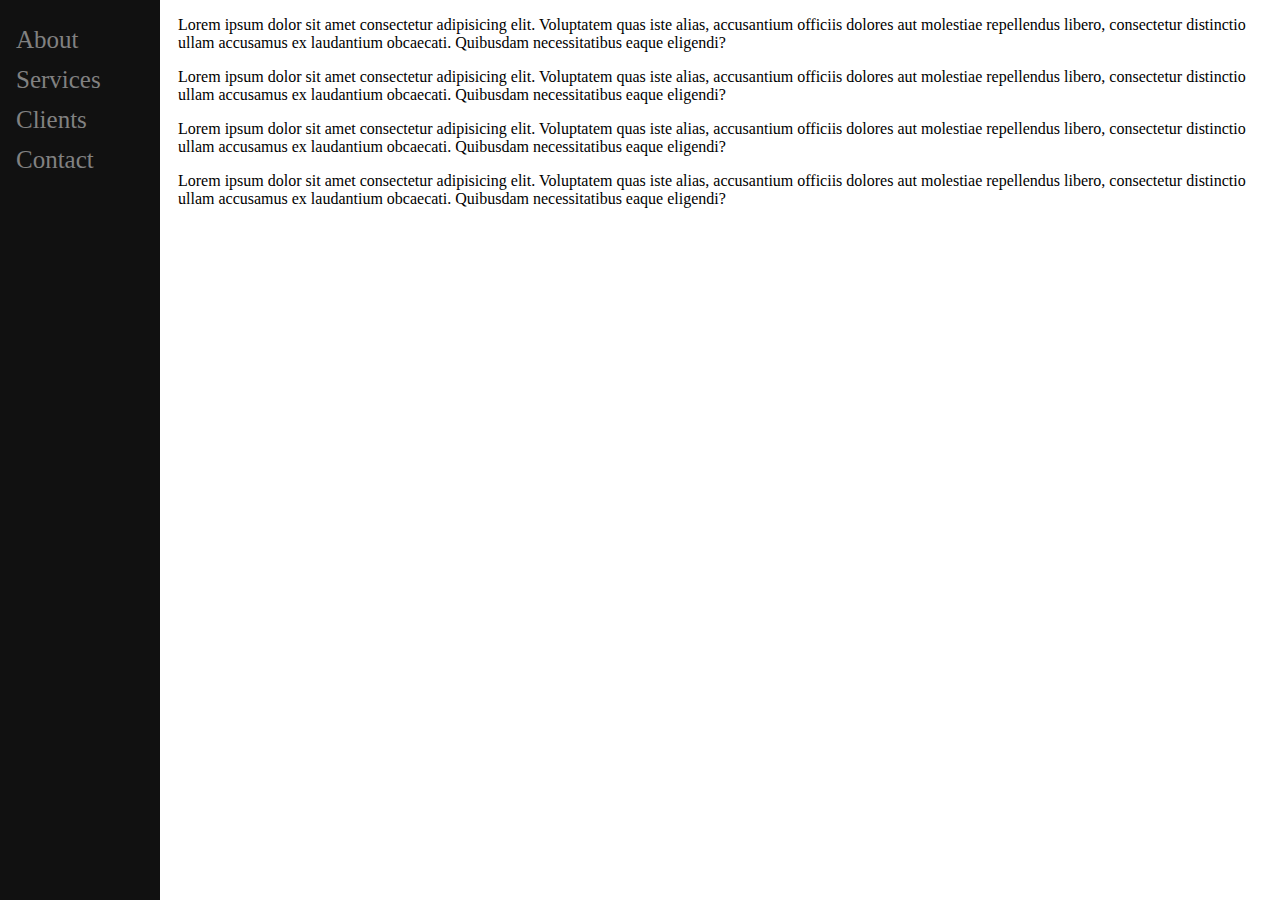
<file: Assignmen/index.html>
<!DOCTYPE html>
<html lang="en">
  <head>
    <meta charset="UTF-8" />
    <meta name="viewport" content="width=device-width, initial-scale=1.0" />
    <title>How TO - Fixed Sidebar</title>
    <link rel="stylesheet" href="./style.css" />
  </head>
  <body>
    <div class="sidenav">
      <a href="#">About</a>
      <a href="#">Services</a>
      <a href="#">Clients</a>
      <a href="#">Contact</a>
    </div>
    <div class="main">
      <p>
        Lorem ipsum dolor sit amet consectetur adipisicing elit. Voluptatem quas
        iste alias, accusantium officiis dolores aut molestiae repellendus
        libero, consectetur distinctio ullam accusamus ex laudantium obcaecati.
        Quibusdam necessitatibus eaque eligendi?
      </p>
      <p>
        Lorem ipsum dolor sit amet consectetur adipisicing elit. Voluptatem quas
        iste alias, accusantium officiis dolores aut molestiae repellendus
        libero, consectetur distinctio ullam accusamus ex laudantium obcaecati.
        Quibusdam necessitatibus eaque eligendi?
      </p>
      <p>
        Lorem ipsum dolor sit amet consectetur adipisicing elit. Voluptatem quas
        iste alias, accusantium officiis dolores aut molestiae repellendus
        libero, consectetur distinctio ullam accusamus ex laudantium obcaecati.
        Quibusdam necessitatibus eaque eligendi?
      </p>
      <p>
        Lorem ipsum dolor sit amet consectetur adipisicing elit. Voluptatem quas
        iste alias, accusantium officiis dolores aut molestiae repellendus
        libero, consectetur distinctio ullam accusamus ex laudantium obcaecati.
        Quibusdam necessitatibus eaque eligendi?
      </p>
    </div>
  </body>
</html>
</file>
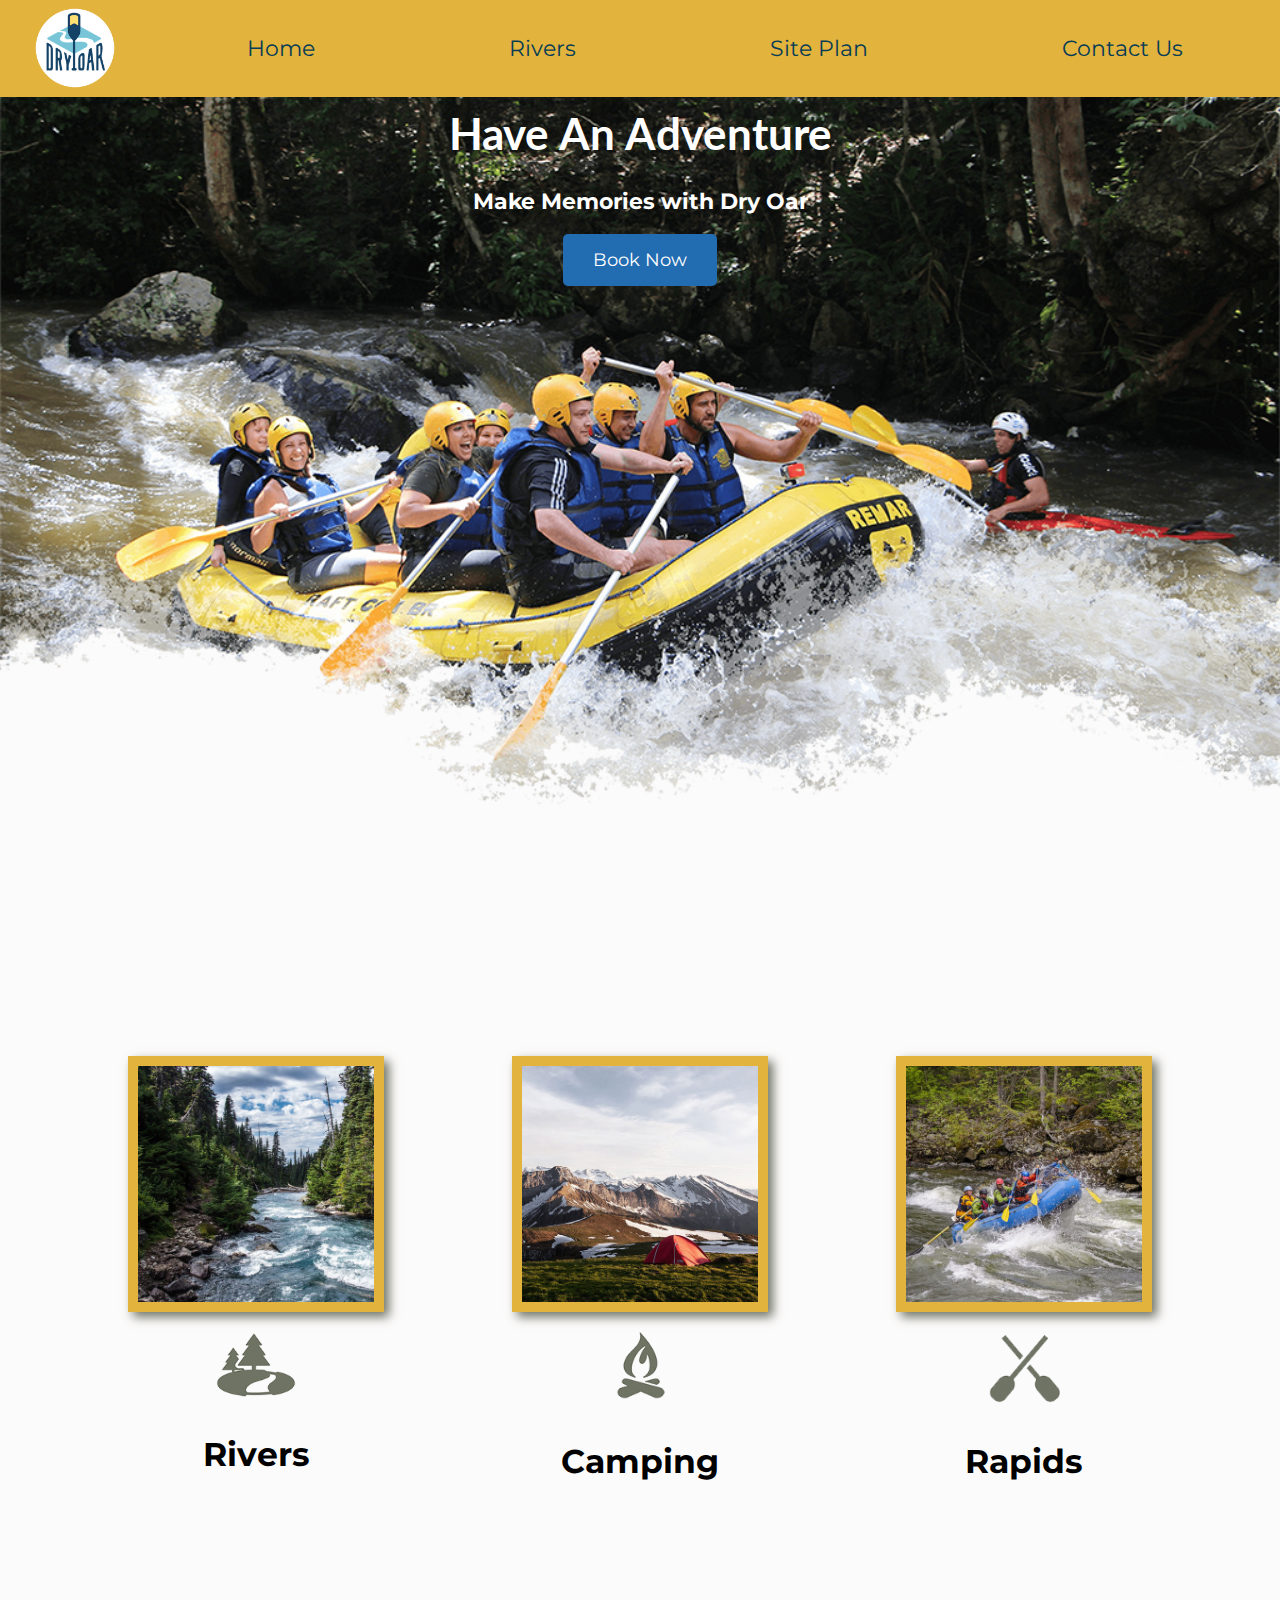
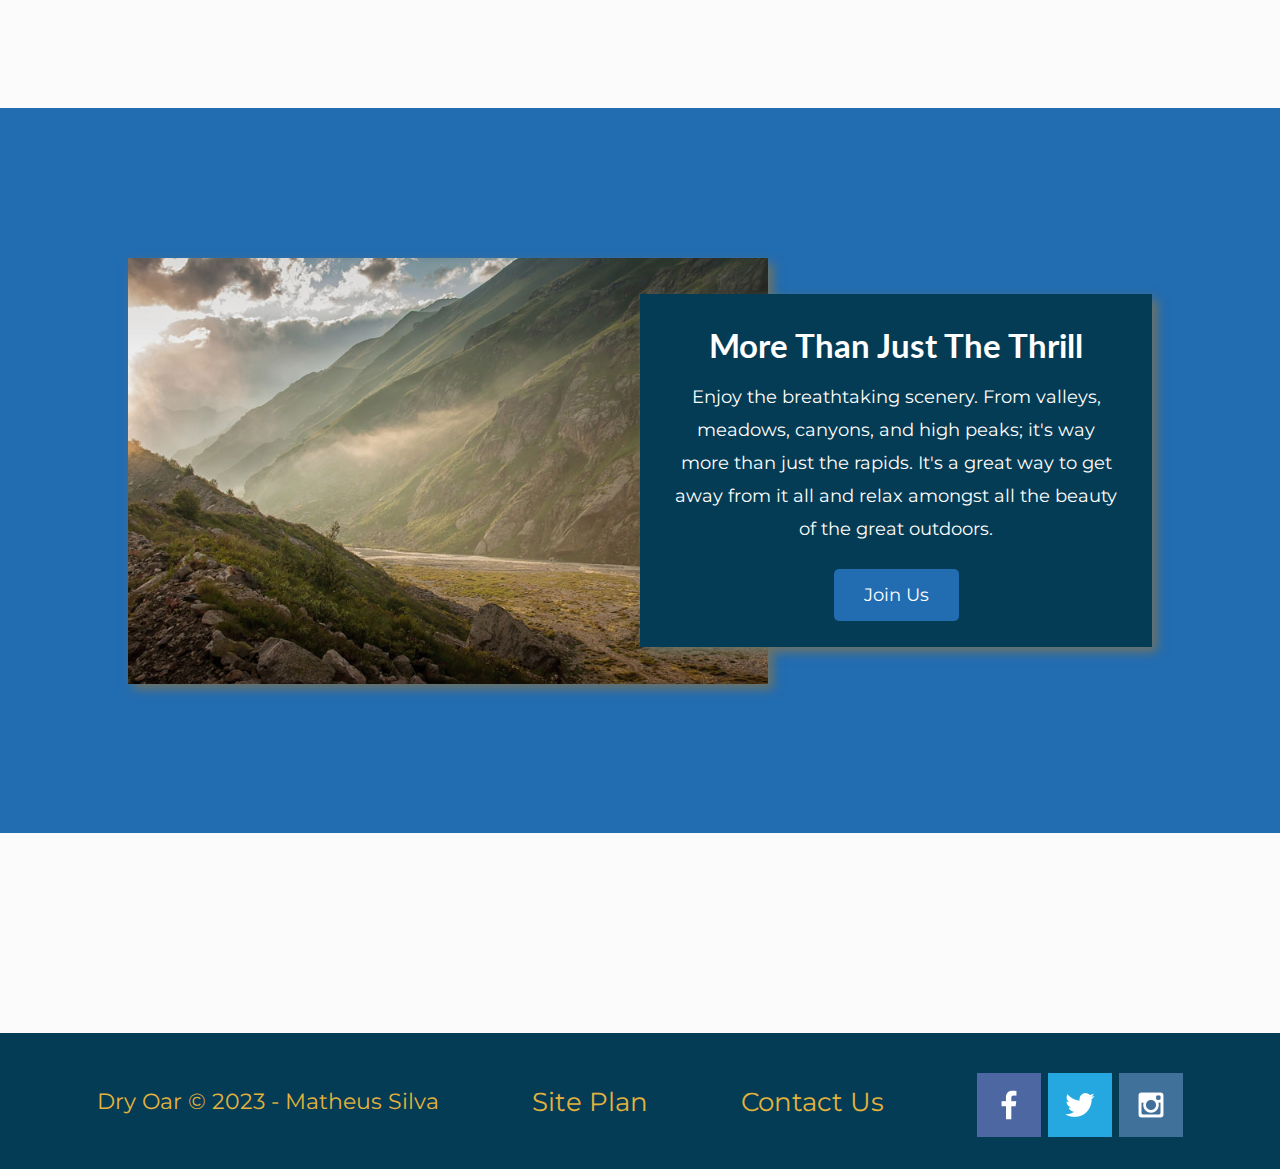
<file: wwr/index.html>
<!DOCTYPE html>
<html lang="en">
  <head>
    <meta charset="UTF-8" />
    <meta http-equiv="X-UA-Compatible" content="IE=edge" />
    <meta name="viewport" content="width=device-width, initial-scale=1.0" />
    <link rel="stylesheet" href="./styles/style.css" />
    <title>Whitewater Rafting Vacations | Dry Oar Boating | Home</title>
  </head>
  <body>
    <div id="content">
      <header>
        <a id="logo_link" href="index.html">
          <img class="logo" src="images/logo.png" alt="Dry Oar Logo" />
        </a>
        <nav>
          <a href="index.html">Home</a>
          <a href="rivers.html">Rivers</a>
          <a href="site-plan-rafting.html">Site Plan</a>
          <a href="contactus.html">Contact Us</a>
        </nav>
      </header>
      <div id="hero">
        <div id="hero-box">
          <img
            id="hero-img"
            src="images/hero.png"
            alt="People enjoying white water rafting"
          />
        </div>
        <section id="hero-msg">
          <h1 class="home-title">Have An Adventure</h1>
          <h4>Make Memories with Dry Oar</h4>
          <div class="button-box">
            <a class="book" href="contactus.html">Book Now</a>
          </div>
        </section>
      </div>
      <main class="home-grid">
        <section class="rivers-card">
          <img class="card-img" src="images/rivers.jpg" alt="river in forest" />
          <img class="icon" src="images/river_icon.png" alt="river icon" />
          <h2>Rivers</h2>
        </section>
        <section class="camping-card">
          <img
            class="card-img"
            src="images/camping.jpg"
            alt="tent in mountains"
          />
          <img class="icon" src="images/fire_icon.png" alt="fire icon" />
          <h2>Camping</h2>
        </section>
        <section class="rapids-card">
          <img class="card-img" src="images/rapids.jpg" alt="rafting boat" />
          <img class="icon" src="images/oars.png" alt="oars icon" />
          <h2>Rapids</h2>
        </section>
        <div id="background"></div>
        <img
          class="mountains"
          src="images/mountains.jpg"
          alt="Misty mountains"
        />
        <section class="msg">
          <h2>More Than Just The Thrill</h2>
          <p>
            Enjoy the breathtaking scenery. From valleys, meadows, canyons, and
            high peaks; it's way more than just the rapids. It's a great way to
            get away from it all and relax amongst all the beauty of the great
            outdoors.
          </p>
          <a class="join" href="rivers.html">Join Us</a>
        </section>
      </main>
      <footer>
        <p>Dry Oar &copy; 2023 - Matheus Silva</p>
        <p><a href="site-plan-rafting.html">Site Plan</a></p>
        <p><a href="contactus.html">Contact Us</a></p>
        <div class="social">
          <a href="https://facebook.com" target="_blank">
            <img src="images/facebook.png" alt="fb icon" />
          </a>
          <a href="https://twitter.com" target="_blank">
            <img src="images/twitter.png" alt="twitter icon" />
          </a>
          <a href="https://instagram.com" target="_blank">
            <img src="images/instagram.png" alt="instagram icon" />
          </a>
        </div>
      </footer>
    </div>
  </body>
</html>
</file>
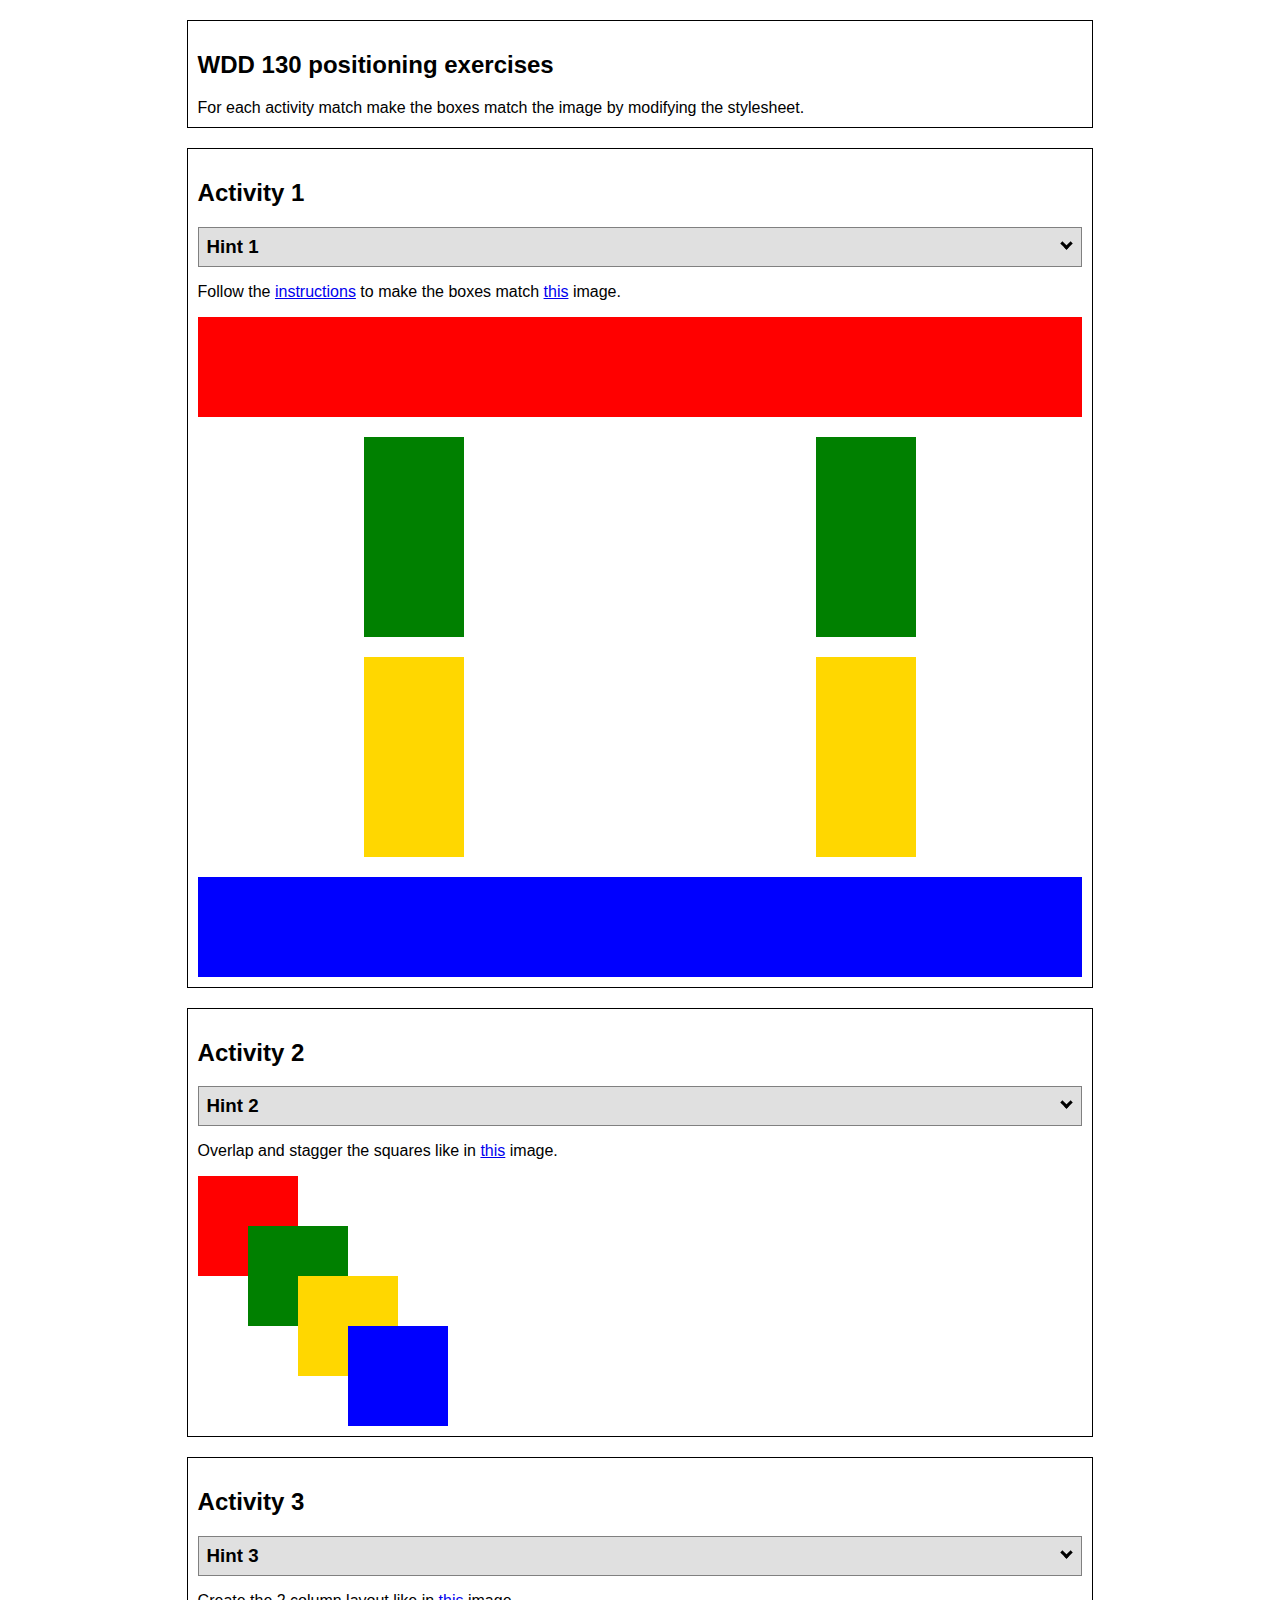
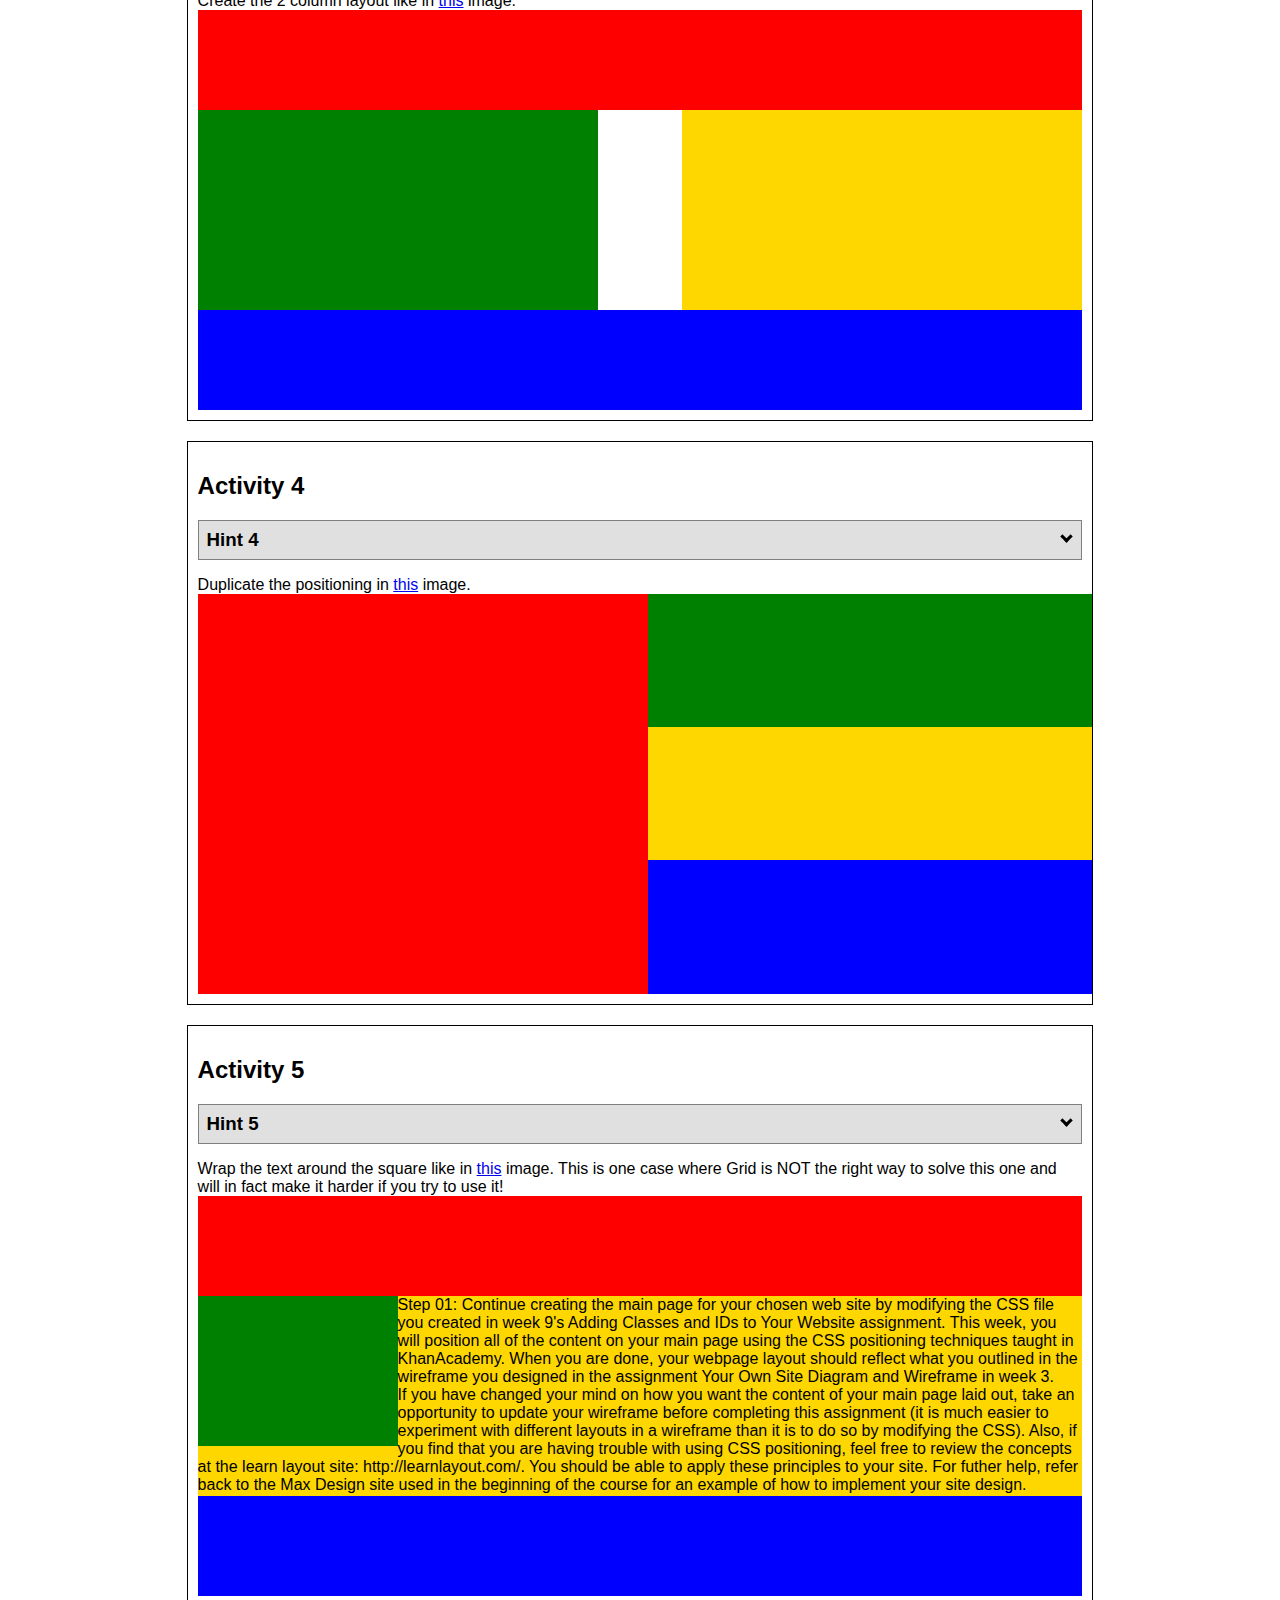
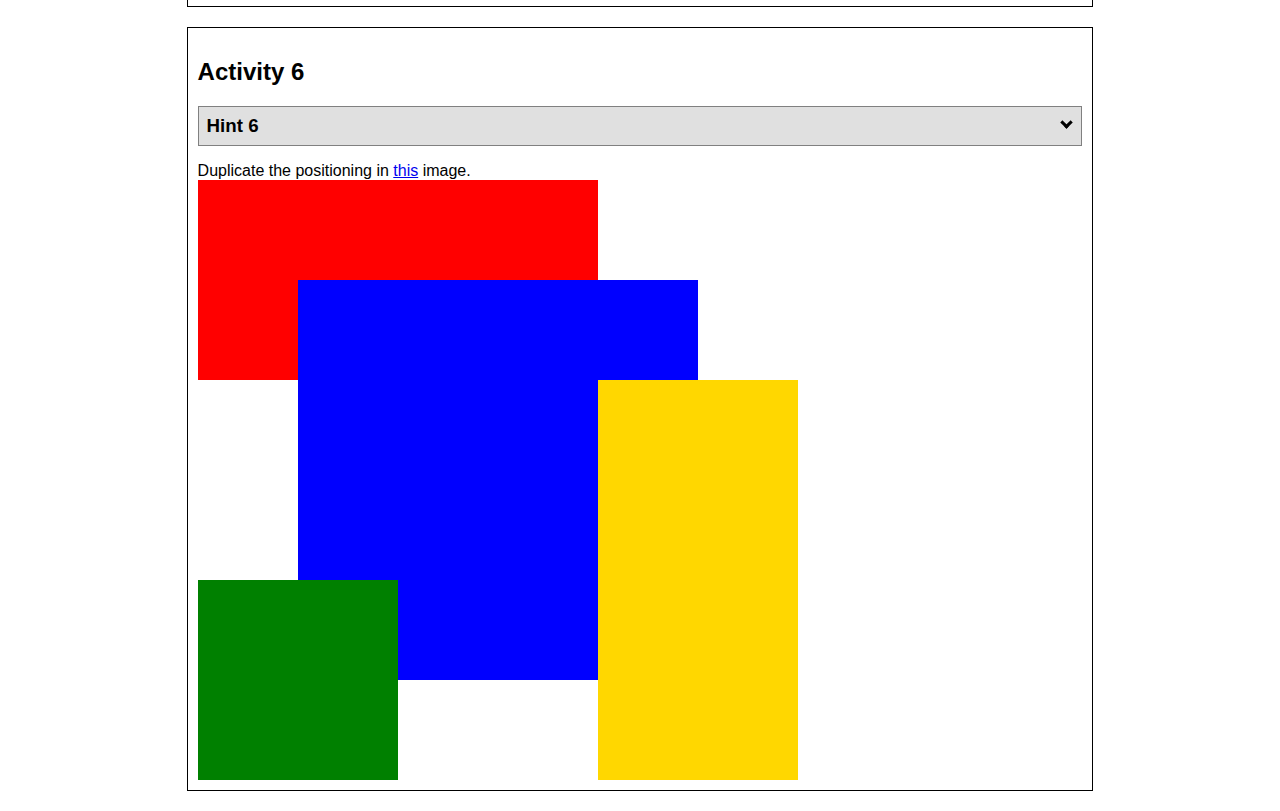
<file: positioning.html>
<!DOCTYPE html>
<html lang="en">
  <head>
    <!-- HTML - Name: positioning.html -->
    <title>Positioning Activity</title>
    <link rel="stylesheet" type="text/css" href="positionstyles.css" />
  </head>
  <body>
    <div class="activity">
      <h2>WDD 130 positioning exercises</h2>
      For each activity match make the boxes match the image by modifying the stylesheet.</div>
    <div class="activity">
      <h2>Activity 1</h2>
      <section class="hint"><input type="checkbox" ><i></i> <h3>Hint 1</h3><div><p>Check out the <a href="https://byui-wdd.github.io/wdd130/activities/w06-css-positioning.html" target="_blank">activity instructions</a> in Ilearn!</p></div></section>
      <p>Follow the <a href="https://byui-wdd.github.io/wdd130/activities/w06-css-positioning.html" target="_blank">instructions</a> to make the boxes match  <a href="https://byui-wdd.github.io/wdd130/images/example1.png" target="_blank">this</a> image.</p>
      <div class="content1" >
        <div class="red1" ></div>
        <div class="green1" ></div>
        <div class="green1" ></div>
        <div class="yellow1"></div>
        <div class="yellow1"></div>
        <div class="blue1"></div>
      </div>
    </div>
    <div class="activity">
      <h2>Activity 2</h2>
      <section class="hint"><input type="checkbox" > <h3>Hint 2</h3><i></i><div>
      <ul>
      <li>grid-template-columns: 50px 50px 50px 50px 50px </li></ul></div></section>
      <p>Overlap and stagger the squares like in <a href="https://byui-wdd.github.io/wdd130/images/example2.png" target="_blank">this</a> image.</p>
      <div class="content2" >
        <div class="red2" ></div>
        <div class="green2" ></div>
        <div class="yellow2"></div>
        <div class="blue2"></div>
      </div>
    </div>
    <div class="activity">
      <h2>Activity 3</h2>
      <section class="hint"><input type="checkbox" > <h3>Hint 3</h3><i></i><div><p>This one is going to be best solved with CSS Grid. Remember to make the boxes the right width first...then start moving them around. </p><h4>Properties used:</h4><ul><li>display:grid;</li><li>grid-template-columns:</li><li>grid-column-gap:</li>
        <li>grid-column:</li>  </ul></div></section>
      Create the 2 column layout like in <a href="https://byui-wdd.github.io/wdd130/images/example3.png" target="_blank">this</a>  image.
      <div class="content3" >
        <div class="red3" ></div>
        <div class="green3" ></div>
        <div class="yellow3"></div>
        <div class="blue3"></div>
      </div>
    </div>
    <div class="activity">
      <h2>Activity 4</h2>
      <section class="hint"><input type="checkbox" > <h3>Hint 4</h3><i></i><div><p>For the others we have been primarily concerned with width. For this one you will need to adjust height as well. </p><h4>Properties used:</h4><ul><li>display:grid;</li><li>grid-template-columns:</li><li>grid-row:</li></ul></div></section>
      Duplicate the positioning in <a href="https://byui-wdd.github.io/wdd130/images/example4.png" target="_blank">this</a> image. 
      <div class="content4" >
        <div class="red4" ></div>
        <div class="green4" ></div>
        <div class="yellow4"></div>
        <div class="blue4"></div>
      </div>
    </div>

    <div class="activity">
      <h2>Activity 5</h2>
      <section class="hint"><input type="checkbox" > <h3>Hint 5</h3><i></i><div><p>Grid is <strong>not</strong> the right way to do this.  In fact there is only one way to really do that...and that is with float. Remember that we float the thing we want the text to wrap around.  Also remember to start by making all the shapes the right size and shape.</p><h4>Properties used:</h4><ul><li>float: left;</li></ul></div></section>
      Wrap the text around the square like in <a href="https://byui-wdd.github.io/wdd130/images/example5.png" target="_blank">this</a> image. This is one case where Grid is NOT the right way to solve this one and will in fact make it harder if you try to use it!
      <div class="content5" >
        <div class="red5" ></div>
        <div class="green5" ></div>
        <div class="yellow5">Step 01: Continue creating the main page for your chosen web site by modifying the CSS file you created in week 9's Adding Classes and IDs to Your Website assignment. This week, you will position all of the content on your main page using the CSS positioning techniques taught in KhanAcademy. When you are done, your webpage layout should reflect what you outlined in the wireframe you designed in the assignment Your Own Site Diagram and Wireframe in week 3. <br />
          If you have changed your mind on how you want the content of your main page laid out, take an opportunity to update your wireframe before completing this assignment (it is much easier to experiment with different layouts in a wireframe than it is to do so by modifying the CSS). Also, if you find that you are having trouble with using CSS positioning, feel free to review the concepts at the learn layout site: http://learnlayout.com/. You should be able to apply these principles to your site. For futher help, refer back to the Max Design site used in the beginning of the course for an example of how to implement your site design.</div>
        <div class="blue5"></div>
      </div>
    </div>
    <div class="activity">
      <h2>Activity 6</h2>
      <section class="hint"><input type="checkbox" > <h3>Hint 6</h3><i></i><div><p>This one is all about visualizing the grid behind the layout. If you are having a hard time doing that first: all the sizes are even multiples of 100, and second here is another example with the lines drawn: <a href="https://byui-wdd.github.io/wdd130/images/example6-hint.png" target="_blank">example 6 with lines</a>. For this one you will find it easiest if you use px for the column width. You can also use <kbd>z-index</kbd> to control the element layering.    </p><h4>Properties used:</h4><ul><li>display:grid;</li><li>grid-template-columns:</li><li>grid-column:</li><li>grid-row:</li><li><a href="https://www.w3schools.com/cssref/pr_pos_z-index.asp" target="_blank">z-index:</a></li></ul></div></section>
      Duplicate the positioning in <a href="https://byui-wdd.github.io/wdd130/images/example6.png" target="_blank">this</a> image.
      <div class="content6" >
        <div class="red6" ></div>
        <div class="green6" ></div>
        <div class="yellow6"></div>
        <div class="blue6"></div>
      </div>
    </div>
  </body>
</html>
</file>
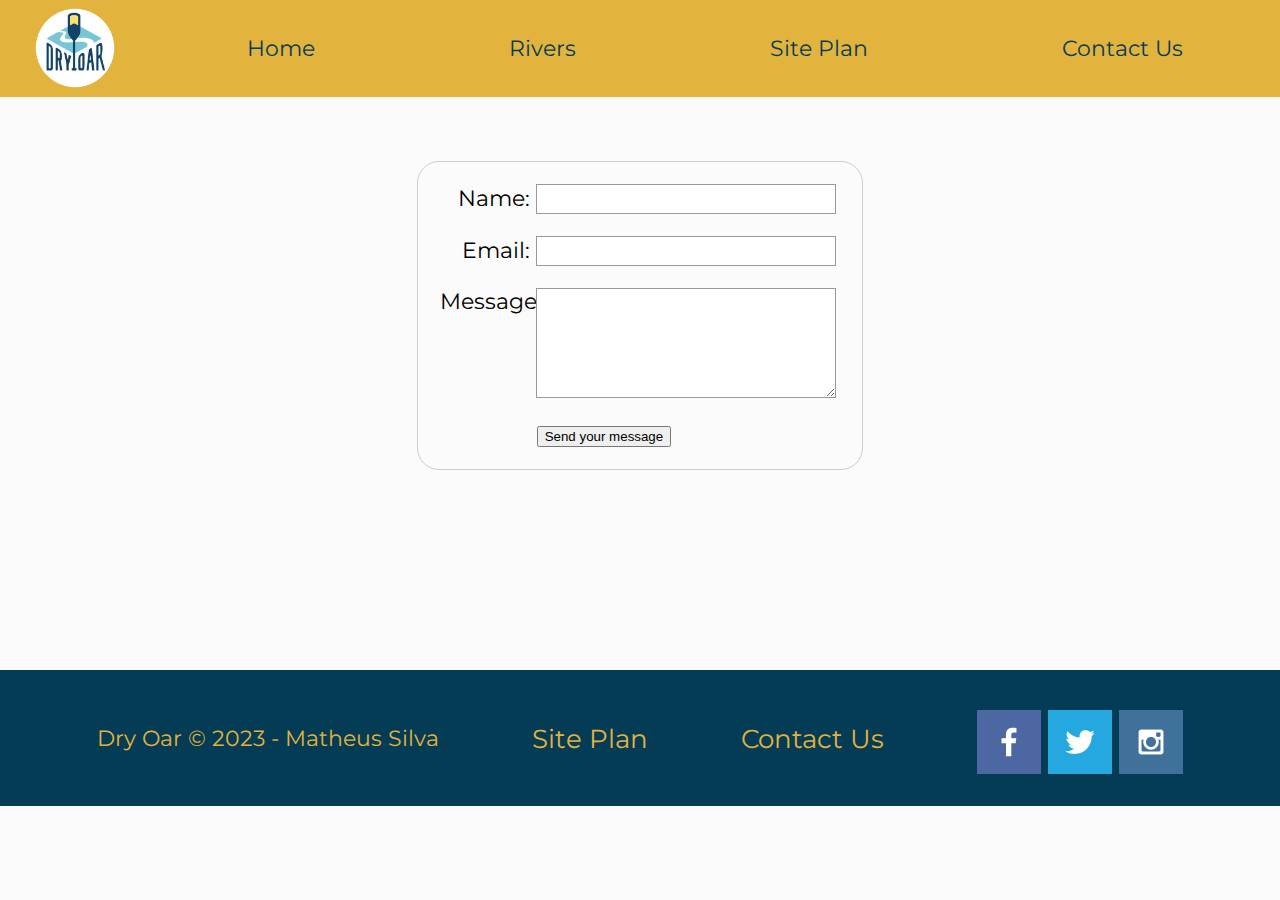
<file: wwr/contactus.html>
<!DOCTYPE html>
<html lang="en">
  <head>
    <meta charset="UTF-8" />
    <meta http-equiv="X-UA-Compatible" content="IE=edge" />
    <meta name="viewport" content="width=device-width, initial-scale=1.0" />
    <link rel="stylesheet" href="./styles/style.css" />
    <title>Contact Us</title>
  </head>
  <body>
    <div id="content">
      <header>
        <a id="logo_link" href="index.html">
          <img class="logo" src="images/logo.png" alt="Dry Oar Logo" />
        </a>
        <nav>
          <a href="index.html">Home</a>
          <a href="rivers.html">Rivers</a>
          <a href="site-plan-rafting.html">Site Plan</a>
          <a href="contactus.html">Contact Us</a>
        </nav>
      </header>
      <main>
        <div id="feedback"></div>
        <form>
          <ul>
            <li>
              <label for="name">Name:</label>
              <input type="text" id="name" name="user_name" />
            </li>
            <li>
              <label for="mail">Email:</label>
              <input type="email" id="mail" name="user_email" />
            </li>
            <li>
              <label for="msg">Message:</label>
              <textarea id="msg" name="user_message"></textarea>
            </li>
            <li class="button">
              <button type="submit">Send your message</button>
            </li>
          </ul>
        </form>
      </main>
      <footer>
        <p>Dry Oar &copy; 2023 - Matheus Silva</p>
        <p><a href="site-plan-rafting.html">Site Plan</a></p>
        <p><a href="contactus.html">Contact Us</a></p>
        <div class="social">
          <a href="https://facebook.com" target="_blank">
            <img src="images/facebook.png" alt="fb icon" />
          </a>
          <a href="https://twitter.com" target="_blank">
            <img src="images/twitter.png" alt="twitter icon" />
          </a>
          <a href="https://instagram.com" target="_blank">
            <img src="images/instagram.png" alt="instagram icon" />
          </a>
        </div>
      </footer>
    </div>
    <script>
      // get the feedback div element so we can do something with it.
      const feedbackElement = document.getElementById("feedback");
      // get the form so we can read what was entered in it.
      const formElement = document.forms[0];
      // add a 'listener' to wait for a submission of our form. When that happens run the code below.
      formElement.addEventListener("submit", function (e) {
        // stop the form from doing the default action.
        e.preventDefault();
        // set the contents of our feedback element to a message letting the user know the form was submitted successfully. Notice that we pull the name that was entered in the form to personalize the message!
        feedbackElement.innerHTML =
          "Hello " +
          formElement.user_name.value +
          "! Thank you for your message. We will get back with you as soon as possible!";
        // make the feedback element visible.
        feedbackElement.style.display = "block";
        // add a class to move everything down so our message doesn't cover it.
        document.body.classList.toggle("moveDown");
      });
    </script>
  </body>
</html>
</file>
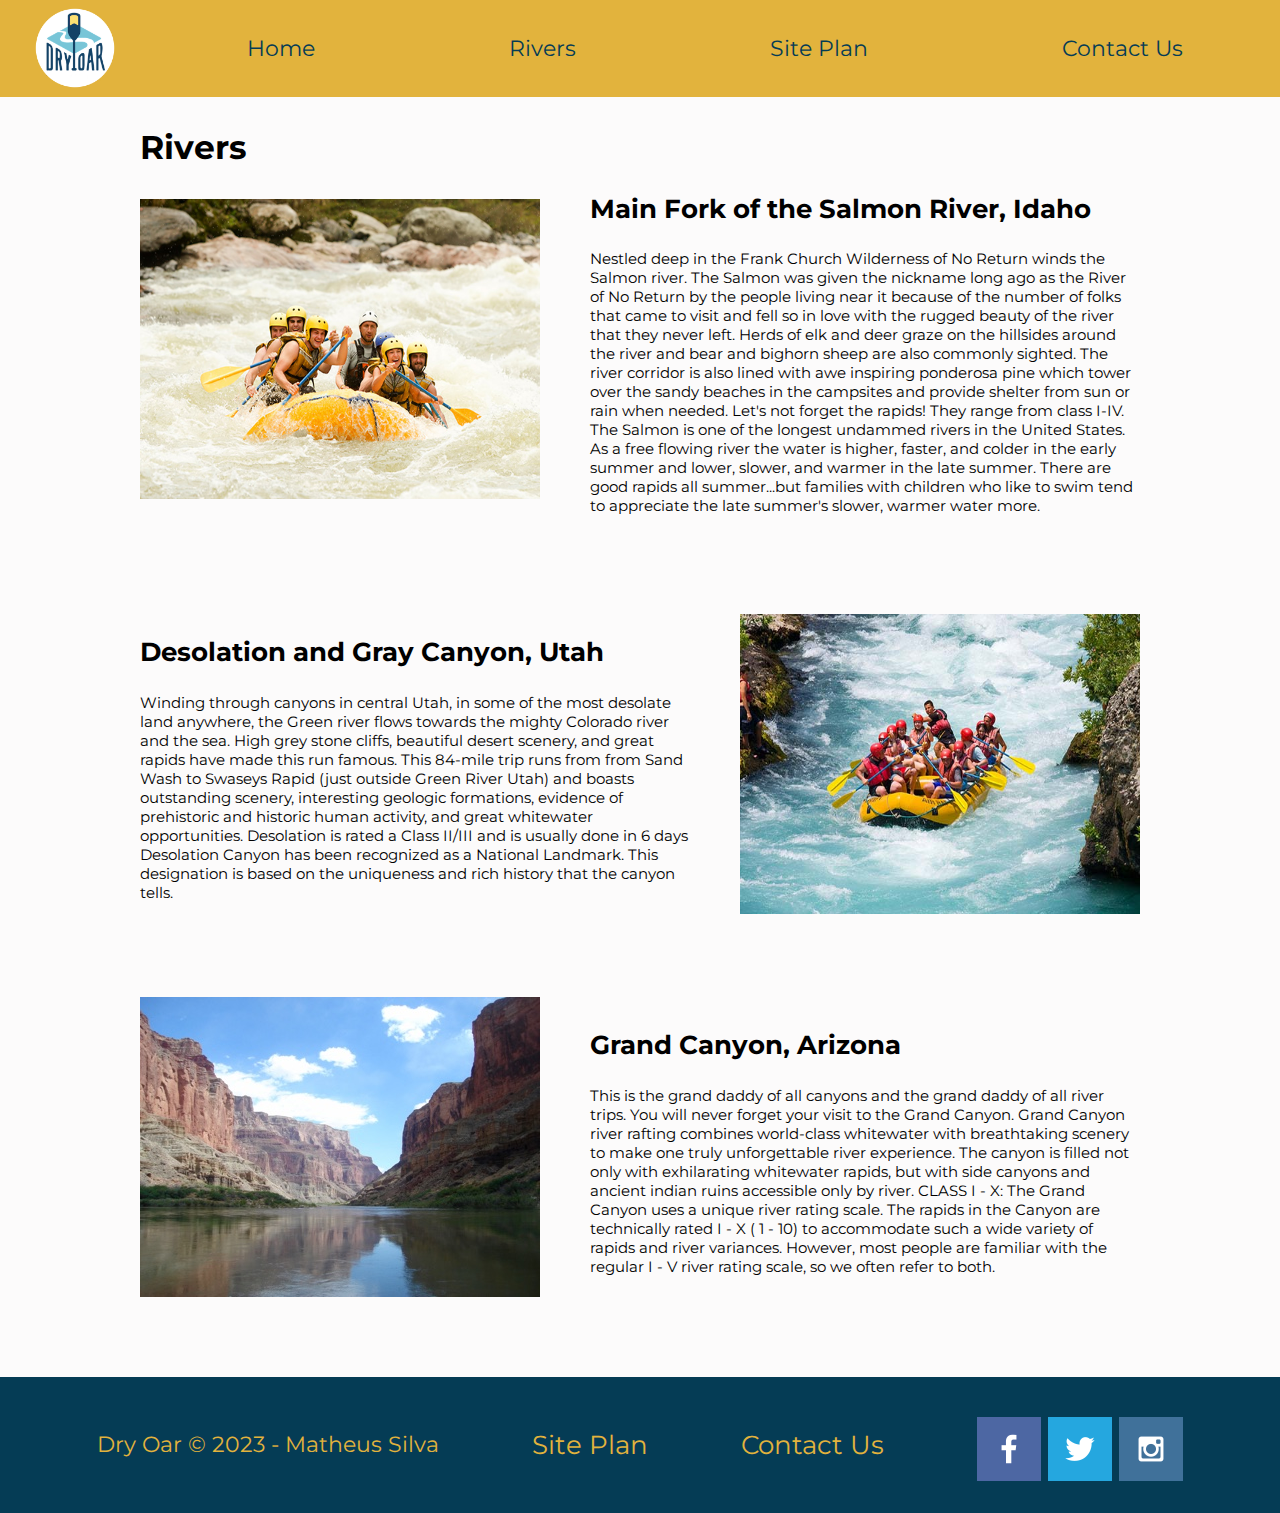
<file: wwr/rivers.html>
<!DOCTYPE html>
<html lang="en">
  <head>
    <meta charset="UTF-8" />
    <meta http-equiv="X-UA-Compatible" content="IE=edge" />
    <meta name="viewport" content="width=device-width, initial-scale=1.0" />
    <link rel="stylesheet" href="./styles/rivers.css" />
    <title>Whitewater Rafting Vacations | Rivers</title>
  </head>
  <body>
    <div id="content">
      <header>
        <a id="logo_link" href="index.html">
          <img class="logo" src="images/logo.png" alt="Dry Oar Logo" />
        </a>
        <nav>
          <a href="index.html">Home</a>
          <a href="rivers.html">Rivers</a>
          <a href="site-plan-rafting.html">Site Plan</a>
          <a href="contactus.html">Contact Us</a>
        </nav>
      </header>
      <main>
        <h2>Rivers</h2>
        <section>
          <img src="./images/rafting4_600.jpg" alt="river" />
          <div>
            <h3>Main Fork of the Salmon River, Idaho</h3>
            <p>
              Nestled deep in the Frank Church Wilderness of No Return winds the
              Salmon river. The Salmon was given the nickname long ago as the
              River of No Return by the people living near it because of the
              number of folks that came to visit and fell so in love with the
              rugged beauty of the river that they never left. Herds of elk and
              deer graze on the hillsides around the river and bear and bighorn
              sheep are also commonly sighted. The river corridor is also lined
              with awe inspiring ponderosa pine which tower over the sandy
              beaches in the campsites and provide shelter from sun or rain when
              needed. Let's not forget the rapids! They range from class I-IV.
              The Salmon is one of the longest undammed rivers in the United
              States. As a free flowing river the water is higher, faster, and
              colder in the early summer and lower, slower, and warmer in the
              late summer. There are good rapids all summer...but families with
              children who like to swim tend to appreciate the late summer's
              slower, warmer water more.
            </p>
          </div>
        </section>
        <section>
          <div>
            <h3>Desolation and Gray Canyon, Utah</h3>
            <p>
              Winding through canyons in central Utah, in some of the most
              desolate land anywhere, the Green river flows towards the mighty
              Colorado river and the sea. High grey stone cliffs, beautiful
              desert scenery, and great rapids have made this run famous. This
              84-mile trip runs from from Sand Wash to Swaseys Rapid (just
              outside Green River Utah) and boasts outstanding scenery,
              interesting geologic formations, evidence of prehistoric and
              historic human activity, and great whitewater opportunities.
              Desolation is rated a Class II/III and is usually done in 6 days
              Desolation Canyon has been recognized as a National Landmark. This
              designation is based on the uniqueness and rich history that the
              canyon tells.
            </p>
          </div>
          <img src="./images/rafting53_600.jpg" alt="river" />
        </section>
        <section>
          <img src="./images/river-narrow.jpg" alt="river" />
          <div>
            <h3>Grand Canyon, Arizona</h3>
            <p>
              This is the grand daddy of all canyons and the grand daddy of all
              river trips. You will never forget your visit to the Grand Canyon.
              Grand Canyon river rafting combines world-class whitewater with
              breathtaking scenery to make one truly unforgettable river
              experience. The canyon is filled not only with exhilarating
              whitewater rapids, but with side canyons and ancient indian ruins
              accessible only by river. CLASS I - X: The Grand Canyon uses a
              unique river rating scale. The rapids in the Canyon are
              technically rated I - X ( 1 - 10) to accommodate such a wide
              variety of rapids and river variances. However, most people are
              familiar with the regular I - V river rating scale, so we often
              refer to both.
            </p>
          </div>
        </section>
      </main>
      <footer>
        <p>Dry Oar &copy; 2023 - Matheus Silva</p>
        <p><a href="site-plan-rafting.html">Site Plan</a></p>
        <p><a href="contactus.html">Contact Us</a></p>
        <div class="social">
          <a href="https://facebook.com" target="_blank">
            <img src="images/facebook.png" alt="fb icon" />
          </a>
          <a href="https://twitter.com" target="_blank">
            <img src="images/twitter.png" alt="twitter icon" />
          </a>
          <a href="https://instagram.com" target="_blank">
            <img src="images/instagram.png" alt="instagram icon" />
          </a>
        </div>
      </footer>
    </div>
  </body>
</html>
</file>
<file: Assignmen/style.css>
/* The sidebar menu */
.sidenav {
  height: 100%; /* Full-height: remove this if you want "auto" height */
  width: 160px; /* Set the width of the sidebar */
  position: fixed; /* Fixed Sidebar (stay in place on scroll) */
  z-index: 1; /* Stay on top */
  top: 0; /* Stay at the top */
  left: 0;
  background-color: #111; /* Black */
  overflow-x: hidden; /* Disable horizontal scroll */
  padding-top: 20px;
}

.sidenav a {
  padding: 6px 8px 6px 16px;
  text-decoration: none;
  font-size: 25px;
  color: #818181;
  display: block;
}

/* When you mouse over the navigation links, change their color */
.sidenav a:hover {
  color: #f1f1f1;
}

/* Style page content */
.main {
  margin-left: 160px; /* Same as the width of the sidebar */
  padding: 0px 10px;
}

/* On smaller screens, where height is less than 450px, change the style of the sidebar (less padding and a smaller font size) */
@media screen and (max-height: 450px) {
  .sidenav {
    padding-top: 15px;
  }
  .sidenav a {
    font-size: 18px;
  }
}
</file>
<file: wwr/styles/style.css>
@import url("https://fonts.googleapis.com/css2?family=Lato&family=Montserrat&display=swap");
body {
  background-color: #fcfbfb;
  font-family: "Montserrat", sans-serif;
  font-size: 22px;
  margin: 0;
  padding: 0;
}
#content {
  max-width: 1600px;
  margin: 0 auto;
}
header {
  background-color: #e2b33d;
  display: grid;
  grid-template-columns: 150px auto;
}
#logo_link {
  padding-top: 5px;
  justify-self: center;
  align-self: center;
}
nav {
  display: flex;
  justify-content: space-around;
}
nav a {
  text-align: center;
  padding: 35px;
}
#hero {
  display: grid;
  grid-template-columns: 1fr 3fr 1fr;
  margin-top: -100px;
}
#hero-box {
  grid-column: 1/4;
  grid-row: 1/3;
  z-index: -1;
}
#hero-msg {
  grid-column: 2/3;
  grid-row: 1/2;
  margin-top: 100px;
}
#hero-msg h4 {
  text-align: center;
  color: White;
}
#hero-msg h1,
.button-box,
main section {
  text-align: center;
}
main section img {
  box-sizing: border-box;
}
.home-title {
  color: #ffffff;
  font-family: "Lato", sans-serif;
  font-size: 2em;
  margin-top: 10px;
}
h4 {
  color: #000000;
}
nav a {
  color: #053c55;
  text-decoration: none;
}
nav a:hover {
  background-color: #053c55;
  color: #ffffff;
}
#background {
  height: 725px;
  background-color: #226cb1;
  grid-column: 1/11;
  grid-row: 4/9;
}
.logo {
  width: 80px;
}
.icon {
  padding-top: 10px;
  width: 80px;
}
#hero-img {
  width: 100%;
}
.home-grid {
  display: grid;
  grid-template-columns: repeat(10, 1fr);
}
.book,
.join {
  background-color: #226cb1;
  color: #ffffff;
  text-decoration: none;
  font-size: 18px;
  padding: 15px 30px;
  margin-top: 50px;
  border-radius: 5px;
}
.book:hover,
.join:hover {
  background-color: #fcfbfb;
  color: #e2b33d;
}
.card-img {
  border: 10px solid #e2b33d;
  width: 100%;
  transition: transform 0.5s;
  box-shadow: 5px 5px 10px #6f7364;
}
.card-img:hover {
  opacity: 0.6;
  transform: scale(1.1);
}
.mountains {
  width: 100%;
  grid-column: 2/7;
  grid-row: 5/8;
  box-shadow: 5px 5px 10px #6f7364;
}
.rivers-card {
  margin: 200px 0;
  grid-column: 2/4;
  grid-row: 2/3;
}
.camping-card {
  margin: 200px 0;
  grid-column: 5/7;
  grid-row: 2/3;
}
.rapids-card {
  margin: 200px 0;
  grid-column: 8/10;
  grid-row: 2/3;
}
.msg {
  background-color: #053c55;
  line-height: 1.5em;
  padding: 35px;
  grid-column: 6/10;
  grid-row: 6/7;
  box-shadow: 5px 5px 10px #6f7364;
}
.msg h2 {
  color: #ffffff;
  font-family: "Lato", sans-serif;
  margin: 0;
}
.msg p {
  color: #ffffff;
  font-size: 0.8em;
  padding-bottom: 15px;
}
footer {
  background-color: #053c55;
  color: #e2b33d;
  padding: 25px 50px;
  margin-top: 200px;
  display: flex;
  justify-content: space-around;
  align-items: center;
}
footer a {
  color: #e2b33d;
  text-decoration: none;
  font-size: 1.2em;
}
footer p a:hover {
  text-decoration: underline;
  color: #ffffff;
}
footer .social img {
  padding-top: 15px;
}
form {
  /* Center the form on the page */
  margin: 4rem auto 0;
  width: 400px;
  /* Form outline */
  padding: 1em;
  border: 1px solid #ccc;
  border-radius: 1em;
}

ul {
  list-style: none;
  padding: 0;
  margin: 0;
}

form li + li {
  margin-top: 1em;
}

label {
  /* Uniform size & alignment */
  display: inline-block;
  width: 90px;
  text-align: right;
}

input,
textarea {
  /* To make sure that all text fields have the same font settings
     By default, textareas have a monospace font */
  font: 1em sans-serif;

  /* Uniform text field size */
  width: 300px;
  box-sizing: border-box;

  /* Match form field borders */
  border: 1px solid #999;
}

input:focus,
textarea:focus {
  /* Additional highlight for focused elements */
  border-color: #000;
}

textarea {
  /* Align multiline text fields with their labels */
  vertical-align: top;

  /* Provide space to type some text */
  height: 5em;
}

.button {
  /* Align buttons with the text fields */
  padding-left: 90px; /* same size as the label elements */
}

button {
  /* This extra margin represent roughly the same space as the space
     between the labels and their text fields */
  margin-left: 0.5em;
}

#feedback {
  background-color: antiquewhite;
  position: fixed;
  top: 0;
  left: 0;
  right: 0;
  padding: 0.5em;
  /* make this element invisible until we are ready for it */
  display: none;
}
.moveDown {
  margin-top: 2em;
}
@media screen and (max-width: 900px) {
  #hero,
  .home-grid {
    display: block;
    height: auto;
  }
  nav,
  footer {
    flex-direction: column;
  }
  nav a {
    display: block;
    padding: 15px;
  }
  #hero {
    margin-top: 0;
  }
  #hero-msg {
    margin-top: 0;
  }
  #hero-msg h4 {
    display: none;
  }
  .home-title {
    font-size: 25px;
    color: #6f7364;
  }
  .rivers-card,
  .camping-card,
  .rapids-card {
    margin: 50px auto;
    width: 60%;
  }
  #background {
    display: none;
  }
  .mountains,
  .msg {
    width: 80%;
    display: block;
    margin: 0 auto;
  }
  footer {
    margin-top: 25px;
  }
}
</file>
<file: positionstyles.css>
/* CSS - Name: "positionstyles.css" */
/* Activity 1 styles */
.content1 {
  /* This is the parent of the activity 1 boxes. */
  display: grid;
  grid-template-columns: 1fr 1fr;
  justify-items: center;
  grid-gap: 20px;
}
.red1 {
  width: 100%;
  height: 100px;
  background-color: red;
  grid-column: 1/3;
}
.green1 {
  width: 100px;
  height: 200px;
  background-color: green;
}
.yellow1 {
  width: 100px;
  height: 200px;
  background-color: gold;
}
.blue1 {
  width: 100%;
  height: 100px;
  background-color: blue;
  grid-column: 1/3;
}
/* Activity 2 styles */
.content2 {
  /* This is the parent of the activity 2 boxes. */
  display: grid;
  grid-template-columns: repeat(5, 50px);
}
.red2 {
  width: 100px;
  height: 100px;
  background-color: red;
  grid-column: 1/3;
  grid-row: 1/3;
}
.green2 {
  width: 100px;
  height: 100px;
  background-color: green;
  grid-column: 2/4;
  grid-row: 2/4;
}
.yellow2 {
  width: 100px;
  height: 100px;
  background-color: gold;
  grid-column: 3/5;
  grid-row: 3/5;
}
.blue2 {
  width: 100px;
  height: 100px;
  background-color: blue;
  grid-column: 4/6;
  grid-row: 4/6;
}
/* Activity 3 styles */
.content3 {
  /* This is the parent of the activity 3 boxes. */
  display: grid;
  grid-template-columns: 3fr 1fr 3fr;
}
.red3 {
  width: 100%;
  height: 100px;
  background-color: red;
  grid-column: 1/4;
}
.green3 {
  width: 400px;
  height: 200px;
  background-color: green;
  grid-column: 1/2;
}
.yellow3 {
  width: 400px;
  height: 200px;
  background-color: gold;
  grid-column: 3/4;
}
.blue3 {
  width: 100%;
  height: 100px;
  background-color: blue;
  grid-column: 1/4;
}
/* Activity 4 styles */
.content4 {
  /* This is the parent of the activity 4 boxes. */
  display: grid;
  grid-template-columns: 450px 450px;
  height: 400px;
}
.red4 {
  width: 450px;
  height: 100%;
  background-color: red;
  grid-row: 1/4;
}
.green4 {
  width: 450px;
  height: 133px;
  background-color: green;
}
.yellow4 {
  width: 450px;
  height: 133px;
  background-color: gold;
}
.blue4 {
  width: 450px;
  height: 134px;
  background-color: blue;
}
/* Activity 5 styles */
.content5 {
  /* This is the parent of the activity 5 boxes. */
  height: 400px;
}
.red5 {
  width: 100%;
  height: 100px;
  background-color: red;
}
.green5 {
  width: 200px;
  height: 150px;
  background-color: green;
  float: left;
}
.yellow5 {
  width: 100%;
  height: 200px;
  background-color: gold;
}
.blue5 {
  width: 100%;
  height: 100px;
  background-color: blue;
}
/* Activity 6 styles */
.content6 {
  /* This is the parent of the activity 6 boxes. */
  display: grid;
  grid-template-columns: repeat(6, 100px);
}
.red6 {
  width: 400px;
  height: 200px;
  background-color: red;
  grid-column: 1/5;
  grid-row: 1/3;
}
.green6 {
  width: 200px;
  height: 200px;
  background-color: green;
  grid-column: 1/3;
  grid-row: 5/7;
  z-index:1
}
.yellow6 {
  width: 200px;
  height: 400px;
  background-color: gold;
  grid-column: 5/7;
  grid-row: 3/7;
  z-index:1
}
.blue6 {
  width: 400px;
  height: 400px;
  background-color: blue;
  grid-column: 2/6;
  grid-row: 2/6;
}

/* Do not make any changes below here */
.activity {
  width: 70%;
  margin: 20px auto;
  font-family: Arial, sans-serif;
  border: 1px solid black;
  padding: 10px;
  clear: both;
  overflow: auto;
}

.hint {
  border: 1px solid grey;
  background: #e0e0e0;
  padding: 0.5em;
  position: relative;
  margin: 1em 0;
}
.hint h3 {
  margin: 0;
}
.hint:hover {
  background: #d0d0d0;
}
.hint > div {
  display: none;
}

.hint input[type="checkbox"] {
  position: absolute;
  width: 100%;
  height: 100%;
  opacity: 0;
  z-index: 1;
  cursor: pointer;
}

.hint input[type="checkbox"]:checked ~ div {
  display: block;
}

.hint i {
  position: absolute;
  transform: translate(-6px, 0);
  margin-top: 16px;
  right: 10px;
  top: -3px;
}
.hint i:before,
.hint i:after {
  content: "";
  position: absolute;
  background-color: black;
  width: 3px;
  height: 9px;
}
.hint i:before {
  transform: translate(2px, 0) rotate(45deg);
}
.hint i:after {
  transform: translate(-2px, 0) rotate(-45deg);
}

.hint input[type="checkbox"]:checked ~ i:before {
  transform: translate(-2px, 0) rotate(45deg);
}
.hint input[type="checkbox"]:checked ~ i:after {
  transform: translate(2px, 0) rotate(-45deg);
}
.hint a {
  position: relative;
  z-index: 1;
}
</file>
<file: wwr/styles/rivers.css>
@import url("https://fonts.googleapis.com/css2?family=Lato&family=Montserrat&display=swap");
body {
  background-color: #fcfbfb;
  font-family: "Montserrat", sans-serif;
  font-size: 22px;
  margin: 0;
  padding: 0;
}
#content {
  max-width: 1600px;
  margin: 0 auto;
}
header {
  background-color: #e2b33d;
  display: grid;
  grid-template-columns: 150px auto;
}
#logo_link {
  padding-top: 5px;
  justify-self: center;
  align-self: center;
}
nav {
  display: flex;
  justify-content: space-around;
}
nav a {
  text-align: center;
  padding: 35px;
}
.logo {
  width: 80px;
}
nav a {
  color: #053c55;
  text-decoration: none;
}
nav a:hover {
  background-color: #053c55;
  color: #ffffff;
}
main h2 {
  width: 1000px;
  margin: 0 auto;
  padding-top: 30px;

}
section {
  display: flex;
  width: 1000px;
  margin: 0 auto;
  gap: 50px;
  align-items: center;
  margin-bottom: 80px;
}
section p {
  font-size: 15px;
}
section img {
  width: 400px;
  height: 300px;
}

footer {
  background-color: #053c55;
  color: #e2b33d;
  padding: 25px 50px;
  margin-top: 20px;
  display: flex;
  justify-content: space-around;
  align-items: center;
}
footer a {
  color: #e2b33d;
  text-decoration: none;
  font-size: 1.2em;
}
footer p a:hover {
  text-decoration: underline;
  color: #ffffff;
}
footer .social img {
  padding-top: 15px;
}
@media screen and (max-width: 900px) {
  #hero,
  .home-grid {
    display: block;
    height: auto;
  }
  nav,
  footer {
    flex-direction: column;
  }
  nav a {
    display: block;
    padding: 15px;
  }
  footer {
    margin-top: 25px;
  }
}
</file>
